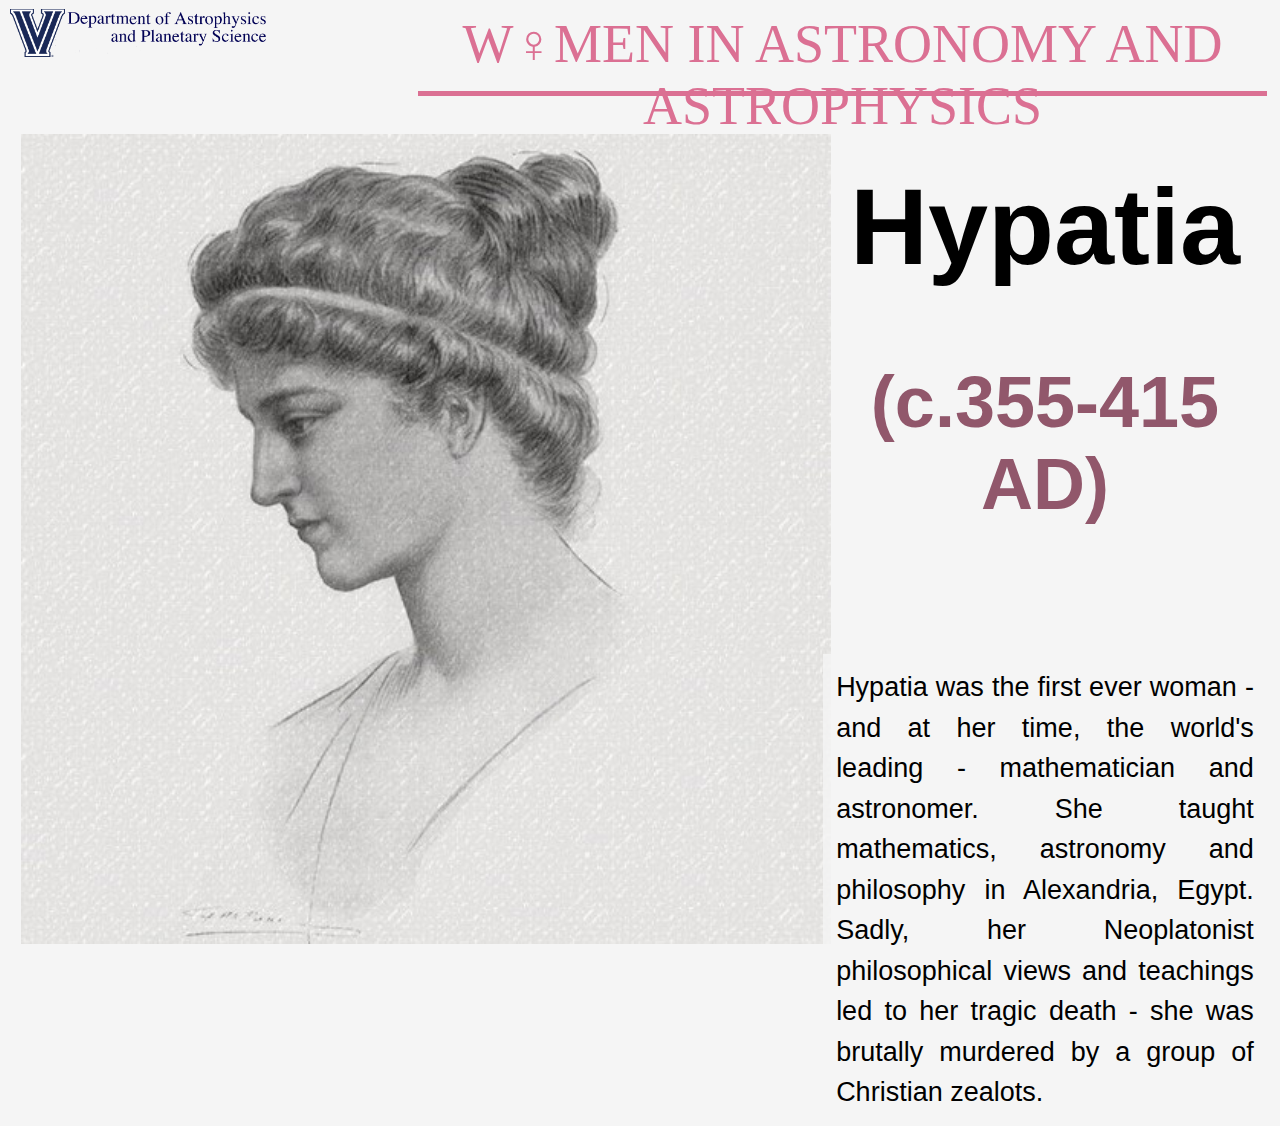
<file: index.html>
<!DOCTYPE html>
<html>
<head>
<meta charset="utf-8">
<meta name="viewport" content="width=device-width, initial-scale=1">

<!-- <link rel="stylesheet" href="https://stackpath.bootstrapcdn.com/bootstrap/4.2.1/css/bootstrap.min.css" integrity="sha384-GJzZqFGwb1QTTN6wy59ffF1BuGJpLSa9DkKMp0DgiMDm4iYMj70gZWKYbI706tWS" crossorigin="anonymous"> -->
<link rel="stylesheet" href="style_whm.css">

</head>

<body>


    <!-- <div id="banner">
            <div id="banner-content">
                    <img id="bhmlogo" src="photos/black-history-month-2067633_1280.png">
                    <p id="textlogo">Women in Astronomy and Astrophysics</p>
                    <img id="villanovalogo" src="photos/villanova_logo_aps.png">
            </div>
            </div> -->
    <div class="slideshow-container">

        <div class="mySlides fade">
        <div class=grid-container>
            <div class='header'>W&female;MEN IN ASTRONOMY AND ASTROPHYSICS</div>
            <div class='picture'><img src="photos/hypatia_big.jpg"></div>
            <div class='name'><h1> Hypatia</h1><h3>(c.355-415 AD)</h3></div>
            <div class='bio'>
                <p>Hypatia was the first ever woman - and at her time, the world's leading - mathematician 
                    and astronomer. She taught mathematics, astronomy and philosophy in Alexandria, Egypt. Sadly,
                    her Neoplatonist philosophical views and teachings led to her tragic death - she was
                    brutally murdered by a group of Christian zealots.</p>
            </div>
        </div>
        </div>

        <div class="mySlides fade">
                <div class=grid-container>
                    <div class='header'>W&female;MEN IN ASTRONOMY AND ASTROPHYSICS</div>
                    <div class='picture'><img src="photos/Massive_Zhenyi_deck.jpeg"></div>
                    <div class='name'><h1>Wang Zhenyi</h1><h3>(1768-1797)</h3></div>
                    <div class='bio'>
                        <p>Wang Zhenyi is one of the greatest astronomers and scholars in the history 
                        of Chinese astronomy. Despite the feudal customs that inhibited women's rights at the time,
                        she educated herself and actively researched, contributing several articles on mathematics and astronomy 
                        (including one explaining the nature of Solar eclipses).</p>
                    </div>
                </div>
                </div>

        <div class="mySlides fade">
                <div class=grid-container>
                    <div class='header'>W&female;MEN IN ASTRONOMY AND ASTROPHYSICS</div>
                    <div class='picture'><img src="photos/celebrateres.jpg"></div>
                    <div class='name'><h1>Henrietta S. Leavitt</h1><h3>(1868-1921)</h3></div>
                    <div class='bio'>
                        <p>Henrietta Leavitt is most notable for determining the period-luminosity 
                            relationship of Cepheids (a class of variable stars) - a groundbreaking discovery
                            that enabled us to measure distances to faraway galaxies and with that, better understand
                            the structure and evolution of our Universe.
                        </p>
                    </div>
                </div>
                </div>

        <div class="mySlides fade">
                <div class=grid-container>
                    <div class='header'>W&female;MEN IN ASTRONOMY AND ASTROPHYSICS</div>
                    <div class='picture'><img src="photos/annie-jump-cannon-9236960-1-402.jpg"></div>
                    <div class='name'><h1>Annie Jump Cannon</h1><h3>(1863-1941)</h3></div>
                    <div class='bio'>
                        <p>Annie Jump Cannon's work on stellar classification based on spectra is one of
                            the most instrumental in the field. She was the first woman to receive an honorary doctorate
                            from Oxford University and the Henry Draper Medal, and the first woman elected as officer of 
                            the American Astronomical Society.
                        </p>
                    </div>
                </div>
                </div>

        <div class="mySlides fade">
                <div class=grid-container>
                    <div class='header'>W&female;MEN IN ASTRONOMY AND ASTROPHYSICS</div>
                    <div class='picture'><img src="photos/F1.large.jpg"></div>
                    <div class='name'><h1>Vera Rubin</h1><h3>(1928-2016)</h3></div>
                    <div class='bio'>
                        <p>Vera Rubin studied rotation curves of galaxies and first noticed the discrepancy
                            between the predicted and observed motion of the stars near the edges of
                            the galaxies, an observation that was the first direct evidence of the 
                            existence of dark matter. She has received numerous honorary doctorates
                            and awards for her work.
                        </p>
                    </div>
                </div>
                </div>
                        
        <div class="mySlides fade">
                <div class=grid-container>
                    <div class='header'>W&female;MEN IN ASTRONOMY AND ASTROPHYSICS</div>
                    <div class='picture'><img src="photos/Carolyn_Shoemaker.jpg"></div>
                    <div class='name'><h1>Carolyn S. Shoemaker</h1><h3>(1929-)</h3></div>
                    <div class='bio'>
                        <p>Carolyn Shoemaker is the co-discoverer of the comet Shoemaker-Levy 9, a fragmented comet
                            that orbited Jupiter and collided with it in 1994, which was the first observation of 
                            collision of Solar System objects outside of Earth. She once held the record for most comets
                            discovered by an individual. 
                        </p>
                    </div>
                </div>
                </div>

        <div class="mySlides fade">
                <div class=grid-container>
                    <div class='header'>W&female;MEN IN ASTRONOMY AND ASTROPHYSICS</div>
                    <div class='picture'><img src="photos/jocelynbellburnell_bbc_galaxy.jpg"></div>
                    <div class='name'><h1>Jocelyn Bell Burnell</h1><h3>(1943-)</h3></div>
                    <div class='bio'>
                        <p>Jocelyn Bell Burnell's discovery of pulsars is
                            considered one of the most significant discoveries of the 20th century and won her 
                            supervisor the 1974 Nobel Prize in Physics. Jocelyn won the $3 million Special Breakthrough 
                            Prize in Fundamental Physics in 2018, which she will use to
                            fund research scientists from underrepresented groups in physics.
                        </p>
                    </div>
                </div>
                </div>
        
    </div>


<script src="slideshow.js"></script>

</body>
</html>
</file>
<file: style_whm.css>
.header {
    grid-area: header;
    text-align: center;
    border-bottom: 5px solid palevioletred;
    color: palevioletred;
    font-family: Impact;
    font-size: 6vh;
    height: 100%;
    /* font-weight: bold; */
}

.name {
    grid-area: name;
    text-align: center;
    height: 25vh;
}
.picture {
    grid-area: picture;
    padding: 1%;
    align-content: center;
    height: 100vh
}
.bio {
    grid-area: bio;
    align-content: center;
    height: 40vh;
    align-self: end;
    padding-bottom: 5vh;

}
.footer {
    grid-area: footer;
    text-align: right;
    border-top: 2px dotted palevioletred;
    border-bottom: 2px dotted palevioletred;
    font-family: fantasy;
    opacity: 0.8;
    color: palevioletred;
    font-family: fantasy;
    font-style: italic;
}

.grid-container {
    width: inherit;
    height: inherit;
    margin: 1%;
    display: grid;
    /* grid-template-columns: 25% 25% auto;
    grid-template-rows: 7.5% 55% 30%; */
     grid-template-columns: auto auto auto;
    grid-template-rows: 7.5% 50% 40%;   
    grid-template-areas: 
        ". header header"
        "picture picture name"
        "picture picture bio"
        /* "picture picture . footer"; */
}

body {
    font-family: "Helvetica Neue", sans-serif;
    font-size: 10vh;
    background-color: whitesmoke;
    height: 100%;
    width: 100%;
    margin: 0;
    background-image: url("photos/villanova_logo_aps1.png");
    background-size: 20%;                      
    background-repeat:   no-repeat;
    background-position: 1% 1%;
}

html {
    height: 100%;
    width: 100%;
    margin: 0;
}

h1 {
    font-size: 12vh;
    align-content: center;
    /* height: 100%; */
}


h3 {
    /* padding-left: 5%;
    padding-top: 0%;
    padding-bottom: 0%; */
    font-size: 8vh;
    color:#91576b;
    align-content: center;
    /* height: 100%; */
}

/* 
div {
    margin: 0.25cm;
    } */

p { 
    font-family: "Helvetica Neue", sans-serif;
    /* Helvetica, Arial, sans-serif; */
    /* font-size: 120%; */
    line-height: 1.5;
    /* margin: 0.5cm; */
    text-align: justify;
    padding: 3%;
    background-color:rgba(245,245,245,0.8);
    /* height: 5vh; */
    font-size: 3vh;
}

img#villanovalogo {
    width: auto;
    max-height: 80%;
    opacity: 0.75;
    }

img {
        /* width: 100%; 
        height: auto; */
        height: 90vh;
        width: auto;
    }

/* Slideshow container */
.slideshow-container {
    position: relative;
    margin: 0;
    width: inherit;
    height: inherit;
  }
  
  
  /* Fading animation */
.fade {
    -webkit-animation-name: fade;
    -webkit-animation-duration: 0.1s;
    animation-name: fade;
    animation-duration: 0.1s;
  }

.mySlides {display: none;}
</file>
